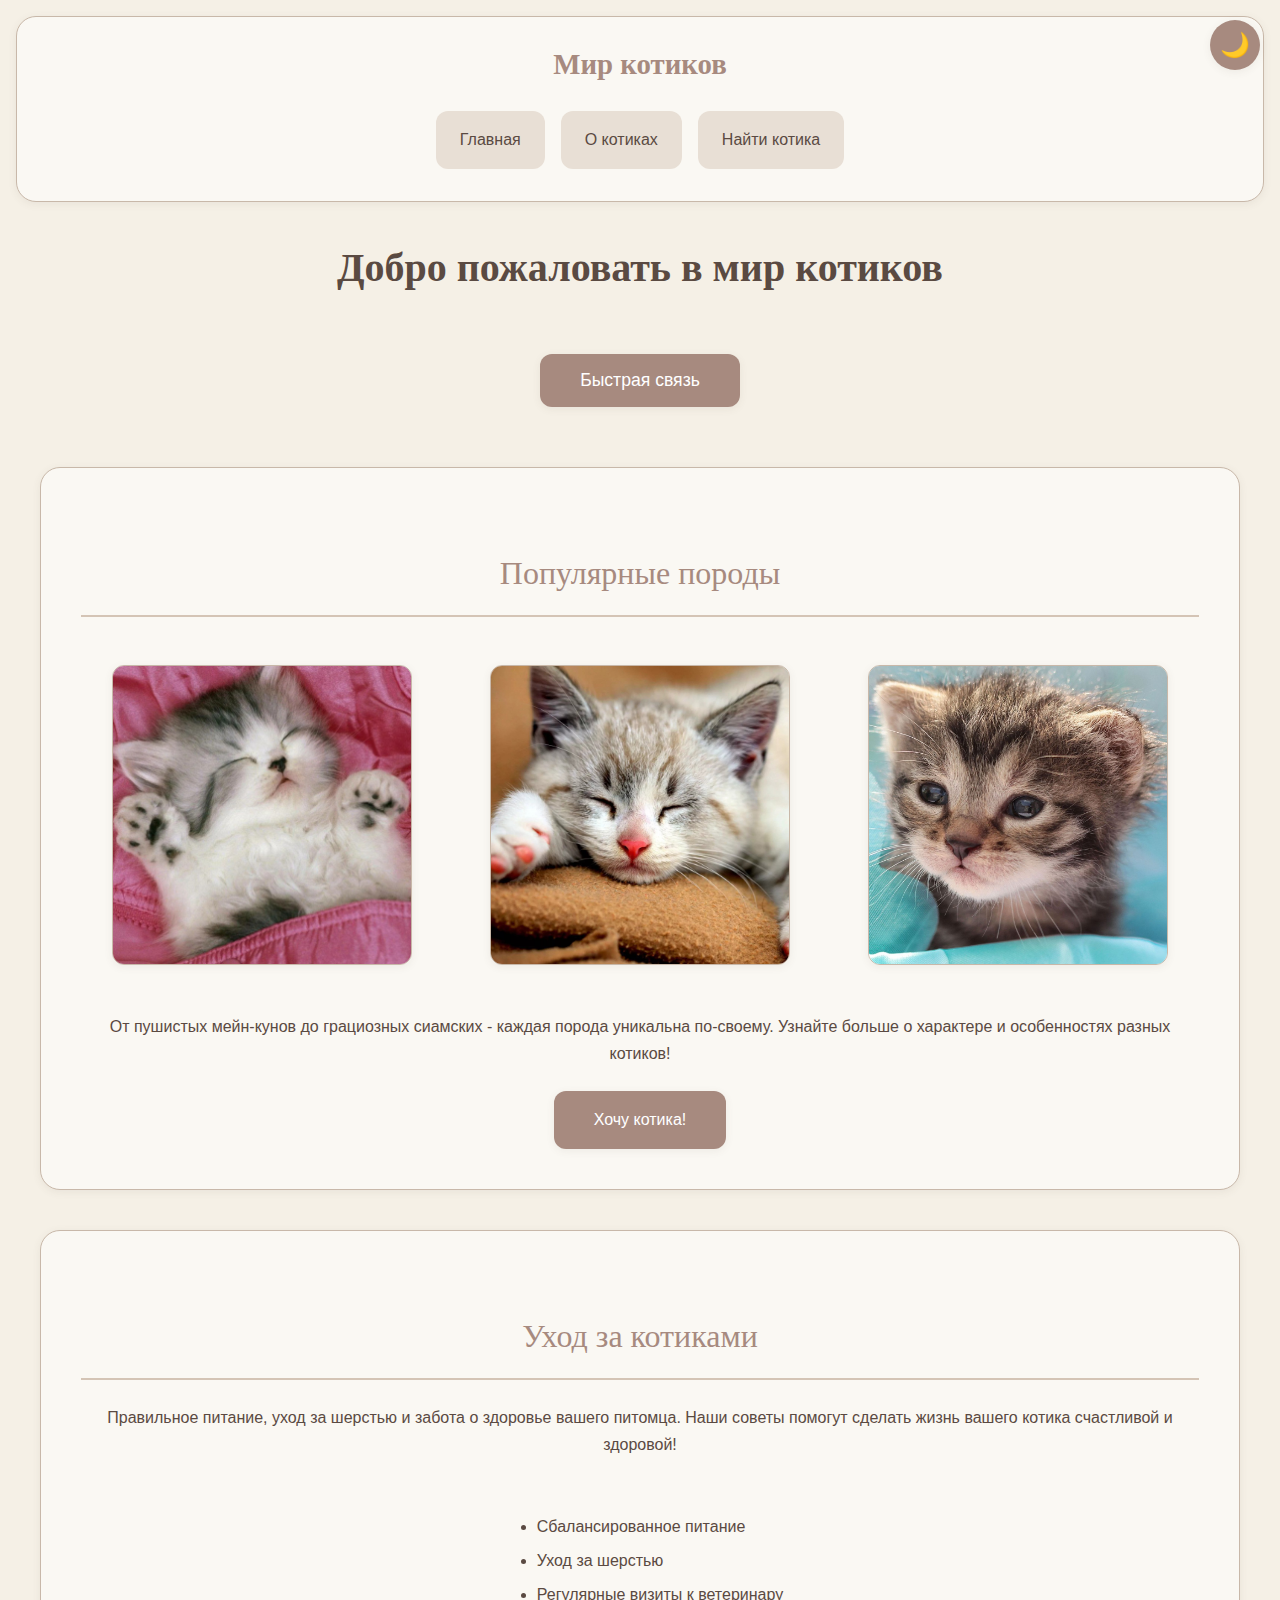
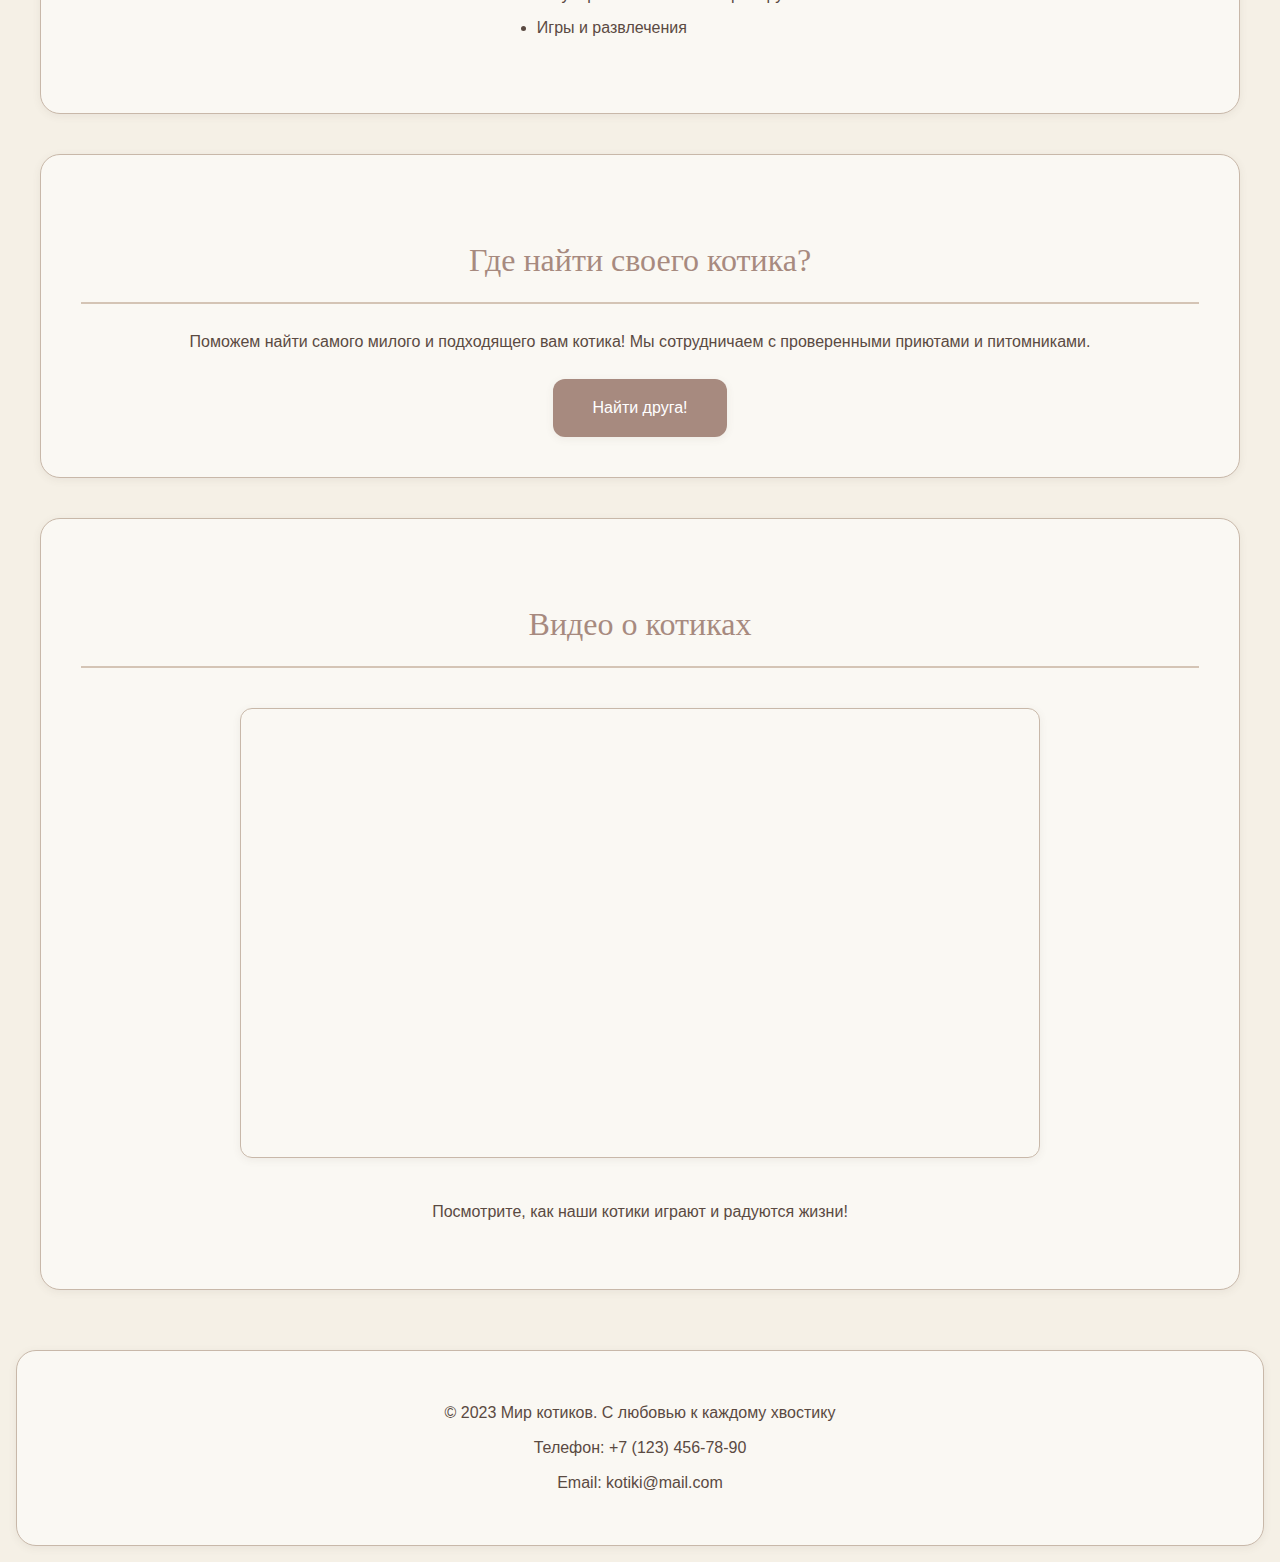
<file: index.html>
<!DOCTYPE html>
<html lang="ru">
<head>
    <meta charset="UTF-8">
    <meta name="viewport" content="width=device-width, initial-scale=1.0">
    <title>Мир котиков - Главная</title>
    <meta name="description" content="Добро пожаловать в уютный мир котиков! Здесь вы найдете всё о наших пушистых друзьях">
    <link rel="icon" href="assets/favicon.ico" type="image/x-icon">
    <link rel="stylesheet" href="style.css?v=4">
</head>
<body>
    <!-- Кнопка переключения темы -->
    <button class="theme-toggle" id="themeToggle" aria-label="Переключить тему">
        🌙
    </button>

    <!-- Шапка сайта -->
    <header class="site-header">
        <a href="index.html" class="site-header__brand">Мир котиков</a>
        <nav class="site-nav">
            <ul class="site-nav__list">
                <li><a href="index.html" class="site-nav__link">Главная</a></li>
                <li><a href="about.html" class="site-nav__link">О котиках</a></li>
                <li><a href="contacts.html" class="site-nav__link">Найти котика</a></li>
            </ul>
        </nav>
    </header>

    <!-- Уникальное основное содержимое страницы -->
    <main>
        <h1>Добро пожаловать в мир котиков</h1>
        
        <!-- Кнопка быстрой связи -->
        <div style="text-align: center;">
            <button id="openDialog" type="button" class="form__button" style="margin: 20px 0; font-size: 1.1rem;">
                Быстрая связь
            </button>
        </div>
        
        <section id="breeds"> 
            <h2>Популярные породы</h2>
            <div class="image-gallery">
                <img src="assets/images/kotik1.jpg" 
                    alt="Счастливый котик 1 в новом доме" 
                    class="responsive-image"
                    width="300" height="200">
                <img src="assets/images/kotik2.jpg" 
                    alt="Счастливый котик 2 в новом доме" 
                    class="responsive-image"
                    width="300" height="200">
                <img src="assets/images/kotik3.jpg" 
                    alt="Счастливый котик 3 в новом доме" 
                    class="responsive-image"
                    width="300" height="200">
            </div>
            <p>От пушистых мейн-кунов до грациозных сиамских - каждая порода уникальна по-своему. Узнайте больше о характере и особенностях разных котиков!</p>
            <a href="#contacts" class="button">Хочу котика!</a>
        </section>

        <section id="care">
            <h2>Уход за котиками</h2>
            <p>Правильное питание, уход за шерстью и забота о здоровье вашего питомца. Наши советы помогут сделать жизнь вашего котика счастливой и здоровой!</p>
            <ul>
                <li>Сбалансированное питание</li>
                <li>Уход за шерстью</li>
                <li>Регулярные визиты к ветеринару</li>
                <li>Игры и развлечения</li>
            </ul>
        </section>

        <section id="contacts">
            <h2>Где найти своего котика?</h2>
            <p>Поможем найти самого милого и подходящего вам котика! Мы сотрудничаем с проверенными приютами и питомниками.</p>
            <a href="contacts.html" class="button">Найти друга!</a>
        </section>

        <section>
            <h2>Видео о котиках</h2>
            <div class="media-container">
                <iframe src="https://www.youtube.com/embed/LNrBbGcLhXg" 
                        title="Милое видео с котиками" 
                        allowfullscreen></iframe>
            </div>
            <p>Посмотрите, как наши котики играют и радуются жизни!</p>
        </section>
    </main>

    <!-- Подвал сайта -->
    <footer>
        <p>&copy; 2023 Мир котиков. С любовью к каждому хвостику</p>
        <p>Телефон: +7 (123) 456-78-90</p>
        <p>Email: kotiki@mail.com</p>
    </footer>

    <!-- Модальное окно для быстрой связи -->
    <dialog id="contactDialog" aria-labelledby="dialogTitle">
        <h2 id="dialogTitle">Обратная связь</h2>

        <form id="contactForm" method="dialog" novalidate>
            <label for="name" class="form__label">Имя *</label>
            <input id="name" name="name" type="text" required minlength="2" autocomplete="given-name" class="form__input" placeholder="Ваше имя">

            <label for="email" class="form__label">E-mail *</label>
            <input id="email" name="email" type="email" required autocomplete="email" class="form__input" placeholder="your@email.com">

            <label for="phone" class="form__label">Телефон *</label>
            <input id="phone" name="phone" type="tel" inputmode="tel" autocomplete="tel" aria-describedby="phoneHelp" placeholder="+7 (900) 000-00-00" required pattern="^\+7 \(\d{3}\) \d{3}-\d{2}-\d{2}$" class="form__input">
            <small id="phoneHelp" style="display: block; margin-bottom: 1rem; color: var(--color-muted); font-size: 0.9em; text-align: left;">Формат: +7 (900) 000-00-00</small>

            <label for="date" class="form__label">Дата обращения</label>
            <input id="date" name="date" type="date" class="form__input">

            <label for="topic" class="form__label">Тема *</label>
            <select id="topic" name="topic" required class="form__select">
                <option value="">Выберите тему</option>
                <option value="question">Вопрос о котике</option>
                <option value="order">Хочу забрать котика</option>
                <option value="cooperation">Сотрудничество</option>
                <option value="other">Другое</option>
            </select>

            <label for="message" class="form__label">Сообщение *</label>
            <textarea id="message" name="message" rows="4" required class="form__textarea" placeholder="Расскажите нам о вашем будущем котике..."></textarea>

            <div class="form-actions">
                <button type="button" id="closeDialog" class="form__button" style="background: var(--color-muted); color: white;">Закрыть</button>
                <button type="submit" class="form__button">Отправить</button>
            </div>
        </form>
    </dialog>

    <script>
    // Управление темной темой
    const themeToggle = document.getElementById('themeToggle');
    const currentTheme = localStorage.getItem('theme') || 'light';

    // Установка начальной темы
    document.documentElement.setAttribute('data-theme', currentTheme);
    updateThemeButton(currentTheme);

    // Обработчик переключения темы
    themeToggle.addEventListener('click', () => {
        const currentTheme = document.documentElement.getAttribute('data-theme');
        const newTheme = currentTheme === 'light' ? 'dark' : 'light';
        
        document.documentElement.setAttribute('data-theme', newTheme);
        localStorage.setItem('theme', newTheme);
        updateThemeButton(newTheme);
    });

    // Обновление иконки кнопки темы
    function updateThemeButton(theme) {
        themeToggle.textContent = theme === 'light' ? '🌙' : '☀️';
        themeToggle.setAttribute('aria-label', 
            theme === 'light' ? 'Включить темную тему' : 'Включить светлую тему');
    }

    // JavaScript для модального окна и валидации
    const dlg = document.getElementById('contactDialog');
    const openBtn = document.getElementById('openDialog');
    const closeBtn = document.getElementById('closeDialog');
    const form = document.getElementById('contactForm');
    let lastActive = null;

    // Открытие модалки
    openBtn.addEventListener('click', () => {
        lastActive = document.activeElement;
        dlg.showModal();
        dlg.querySelector('input, select, textarea, button')?.focus();
    });

    // Закрытие модалки
    closeBtn.addEventListener('click', () => dlg.close('cancel'));

    // Валидация формы
    form.addEventListener('submit', (e) => {
        // Сброс кастомных сообщений
        [...form.elements].forEach(el => el.setCustomValidity?.(''));
        
        // Проверка встроенных ограничений
        if (!form.checkValidity()) {
            e.preventDefault();
            
            // Показать ошибки
            form.reportValidity();
            
            // Подсветка проблемных полей
            [...form.elements].forEach(el => {
                if (el.willValidate) {
                    el.toggleAttribute('aria-invalid', !el.checkValidity());
                }
            });
            return;
        }
        
        // Успешная отправка
        e.preventDefault();
        alert('Спасибо! Ваше сообщение отправлено! Мы свяжемся с вами в ближайшее время.');
        dlg.close('success');
        form.reset();
    });

    // Возврат фокуса после закрытия модалки
    dlg.addEventListener('close', () => {
        lastActive?.focus();
    });

    // Плавная прокрутка для якорных ссылок
    document.querySelectorAll('a[href^="#"]').forEach(anchor => {
        anchor.addEventListener('click', function (e) {
            e.preventDefault();
            const target = document.querySelector(this.getAttribute('href'));
            if (target) {
                target.scrollIntoView({
                    behavior: 'smooth',
                    block: 'start'
                });
            }
        });
    });
    </script>
</body>
</html>
</file>
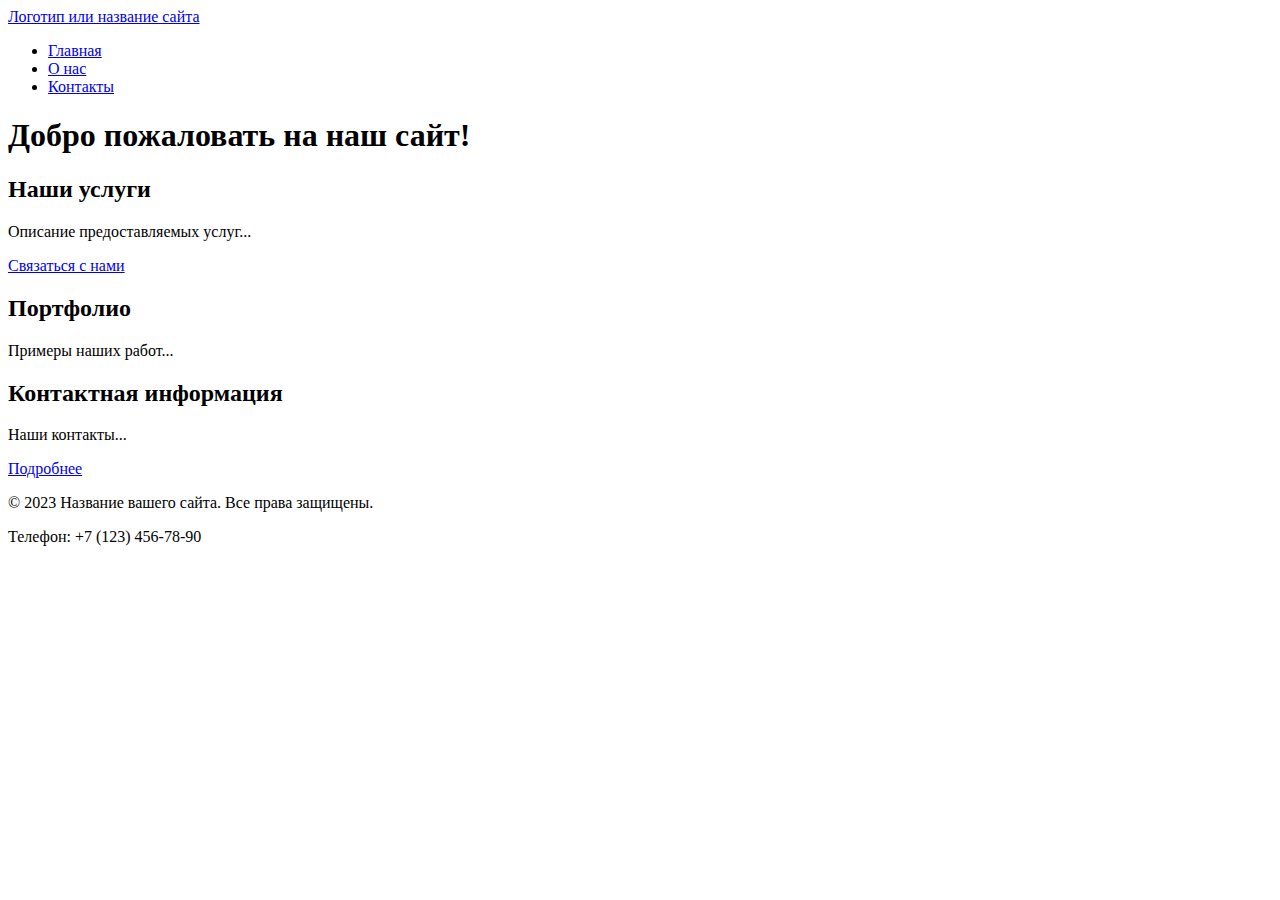
<file: src/index.html>
<!DOCTYPE html>
<html lang="ru">
<head>
 <meta charset="UTF-8">
 <meta name="viewport" content="width=device-width, initial-scale=1.0">
 <title>Главная - Название вашего сайта</title>
 <meta name="description" content="Краткое описание главной страницы вашего сайта">
 <link rel="icon" href="assets/favicon.ico" type="image/x-icon">
</head>
<body>
 <!-- Шапка сайта -->
 <header>
 <a href="/">Логотип или название сайта</a>
 <!-- Главное меню навигации -->
 <nav>
 <ul>
 <li><a href="index.html">Главная</a></li>
 <li><a href="about.html">О нас</a></li>
 <li><a href="contacts.html">Контакты</a></li>
 </ul>
 </nav>
 </header>
 <!-- Уникальное основное содержимое страницы -->
 <main>
 <h1>Добро пожаловать на наш сайт!</h1>
 <!-- Секция 1 с якорем -->
 <section id="services">
 <h2>Наши услуги</h2>
 <p>Описание предоставляемых услуг...</p>
 <a href="#contacts">Связаться с нами</a> <!-- Якорная ссылка внутри страницы -->
 </section>
 <!-- Секция 2 с якорем -->
 <section id="portfolio">
 <h2>Портфолио</h2>
 <p>Примеры наших работ...</p>
 </section>
 <!-- Секция 3 с якорем -->
 <section id="contacts">
 <h2>Контактная информация</h2>
 <p>Наши контакты...</p>
 <a href="contacts.html">Подробнее</a> <!-- Ссылка на отдельную страницу -->
 </section>
 </main>
 <!-- Подвал сайта -->
 <footer>
 <p>&copy; 2023 Название вашего сайта. Все права защищены.</p>
 <p>Телефон: +7 (123) 456-78-90</p>
 </footer>
</body>
</html>
</file>
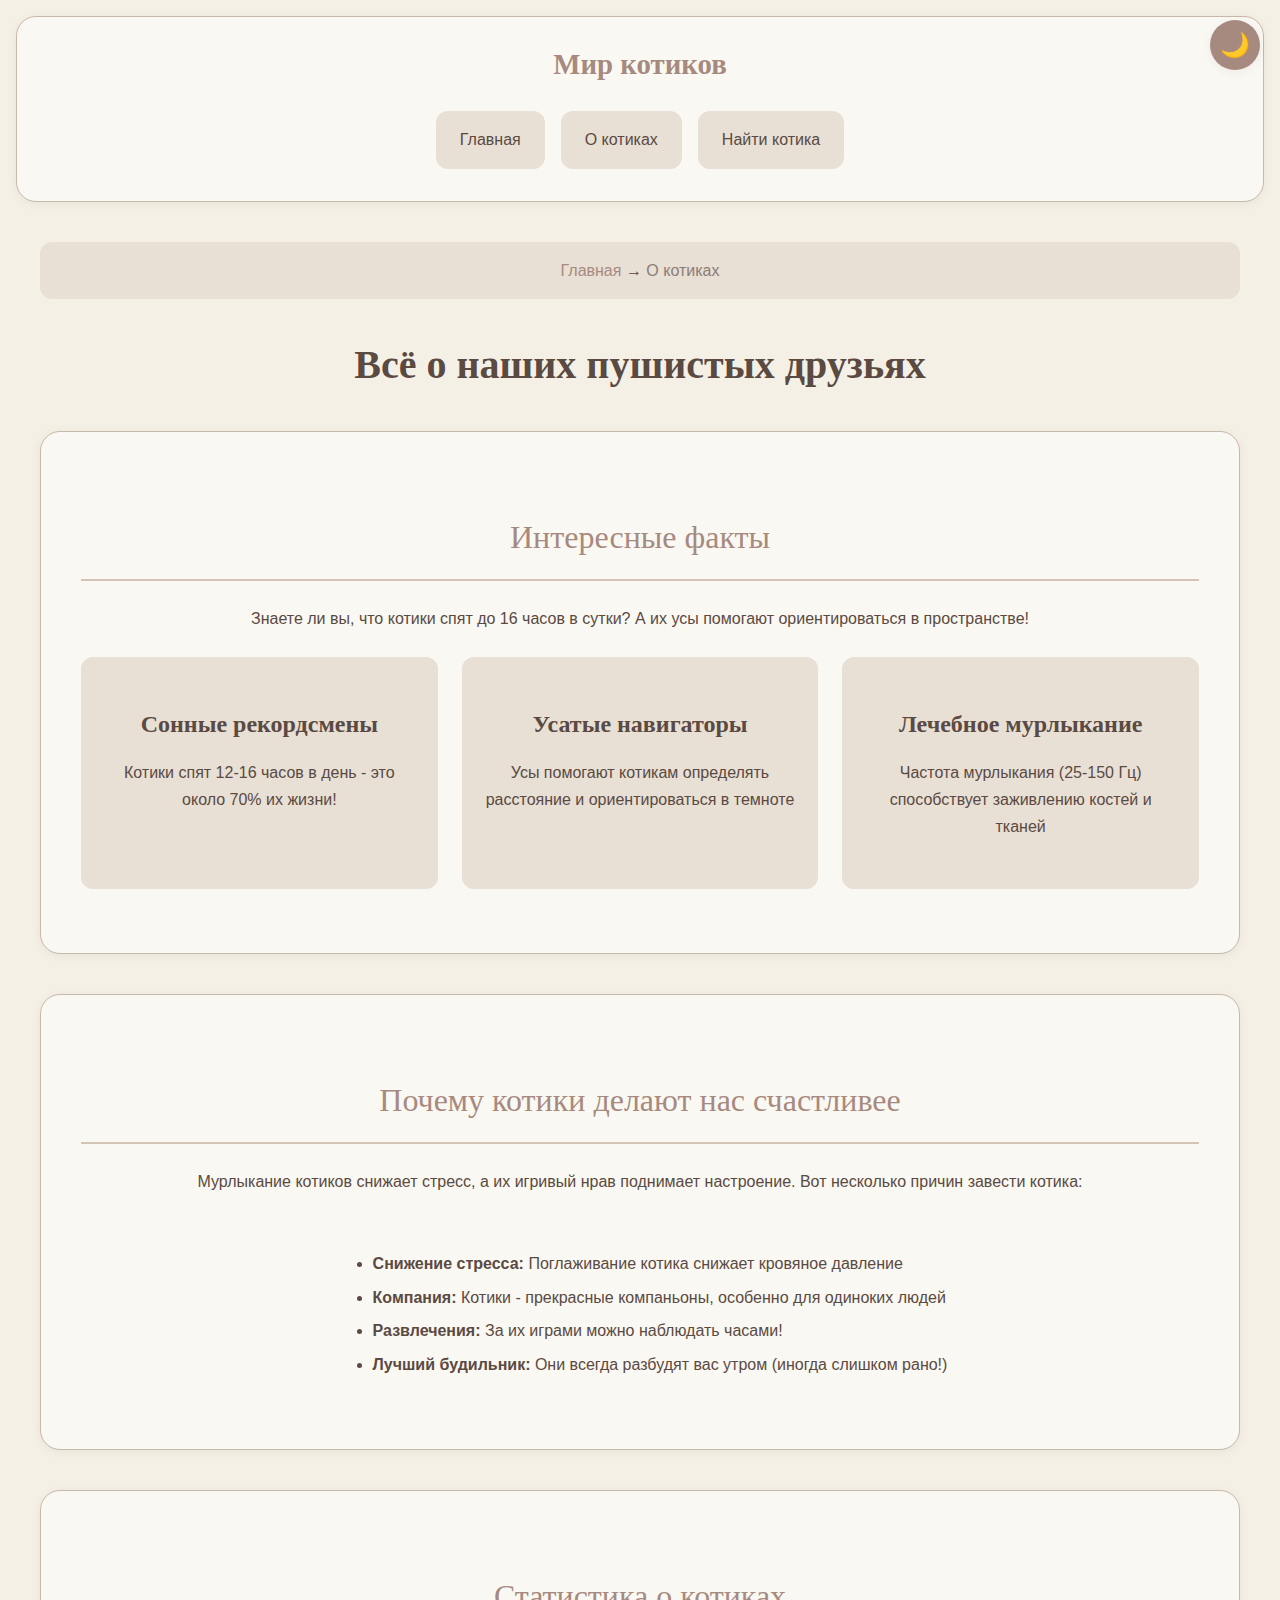
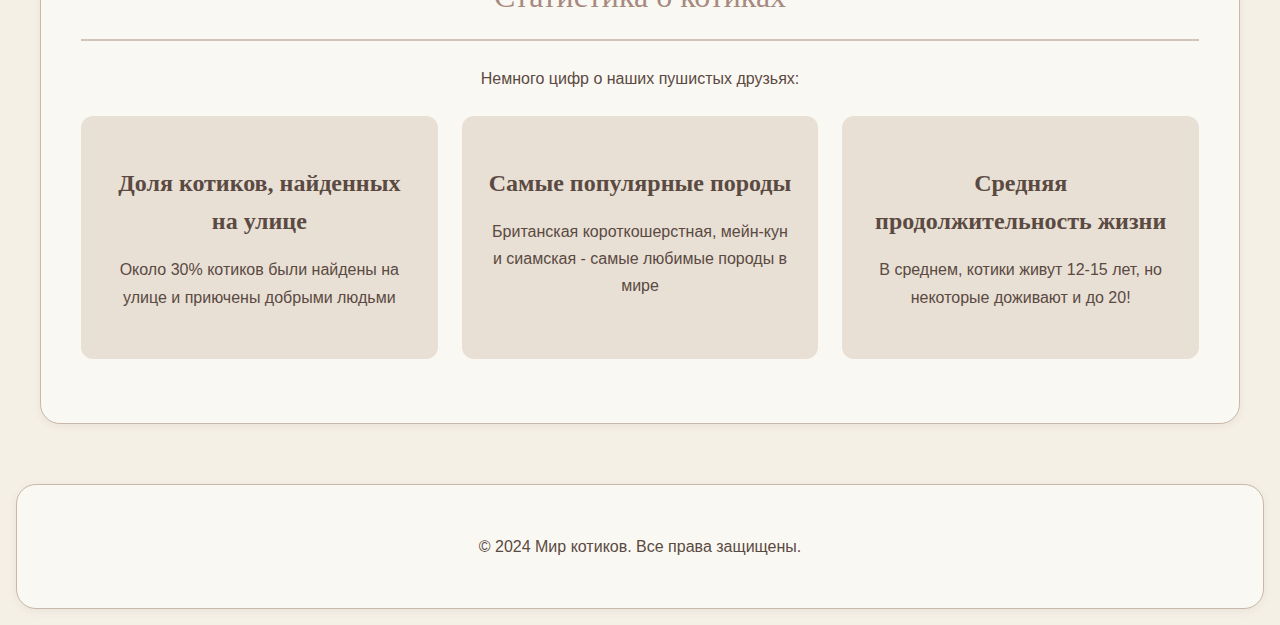
<file: about.html>
<!DOCTYPE html>
<html lang="ru">
<head>
    <meta charset="UTF-8">
    <meta name="viewport" content="width=device-width, initial-scale=1.0">
    <title>О котиках - Мир котиков</title>
    <meta name="description" content="Всё самое интересное о наших пушистых друзьях">
    <link rel="icon" href="assets/favicon.ico" type="image/x-icon">
    <link rel="stylesheet" href="style.css?v=4">
</head>
<body>
    <!-- Кнопка переключения темы -->
    <button class="theme-toggle" id="themeToggle" aria-label="Переключить тему">
        🌙
    </button>

    <header class="site-header">
        <a href="index.html" class="site-header__brand">Мир котиков</a>
        <nav class="site-nav">
            <ul class="site-nav__list">
                <li><a href="index.html" class="site-nav__link">Главная</a></li>
                <li><a href="about.html" class="site-nav__link">О котиках</a></li>
                <li><a href="contacts.html" class="site-nav__link">Найти котика</a></li>
            </ul>
        </nav>
    </header>

    <main>
        <nav aria-label="Хлебные крошки">
            <a href="index.html">Главная</a> →
            <span>О котиках</span>
        </nav>

        <h1>Всё о наших пушистых друзьях</h1>
        
        <section>
            <h2>Интересные факты</h2>
            <p>Знаете ли вы, что котики спят до 16 часов в сутки? А их усы помогают ориентироваться в пространстве!</p>
            
            <div class="grid">
                <div class="grid-item">
                    <h3>Сонные рекордсмены</h3>
                    <p>Котики спят 12-16 часов в день - это около 70% их жизни!</p>
                </div>
                <div class="grid-item">
                    <h3>Усатые навигаторы</h3>
                    <p>Усы помогают котикам определять расстояние и ориентироваться в темноте</p>
                </div>
                <div class="grid-item">
                    <h3>Лечебное мурлыкание</h3>
                    <p>Частота мурлыкания (25-150 Гц) способствует заживлению костей и тканей</p>
                </div>
            </div>
        </section>

        <section>
            <h2>Почему котики делают нас счастливее</h2>
            <p>Мурлыкание котиков снижает стресс, а их игривый нрав поднимает настроение. Вот несколько причин завести котика:</p>
            
            <ul>
                <li><strong>Снижение стресса:</strong> Поглаживание котика снижает кровяное давление</li>
                <li><strong>Компания:</strong> Котики - прекрасные компаньоны, особенно для одиноких людей</li>
                <li><strong>Развлечения:</strong> За их играми можно наблюдать часами!</li>
                <li><strong>Лучший будильник:</strong> Они всегда разбудят вас утром (иногда слишком рано!)</li>
            </ul>
        </section>

        <section>
            <h2>Статистика о котиках</h2>
            <p>Немного цифр о наших пушистых друзьях:</p>
            
            <div class="statistics-grid">
                <div class="grid-item">
                    <h3>Доля котиков, найденных на улице</h3>
                    <p>Около 30% котиков были найдены на улице и приючены добрыми людьми</p>
                </div>
                <div class="grid-item">
                    <h3>Самые популярные породы</h3>
                    <p>Британская короткошерстная, мейн-кун и сиамская - самые любимые породы в мире</p>
                </div>
                <div class="grid-item">
                    <h3>Средняя продолжительность жизни</h3>
                    <p>В среднем, котики живут 12-15 лет, но некоторые доживают и до 20!</p>
                </div>
            </div>
        </section>
    </main>

    <footer class="site-footer">
        <p>© 2024 Мир котиков. Все права защищены.</p>
    </footer>

    <script>
        // Переключение темы
        const themeToggle = document.getElementById('themeToggle');
        const body = document.body;
        
        themeToggle.addEventListener('click', () => {
            const currentTheme = body.dataset.theme;
            
            if (currentTheme === 'dark') {
                body.dataset.theme = 'light';
                localStorage.setItem('theme', 'light');
                themeToggle.textContent = '🌙'; // Замените на символ солнца
            } else {
                body.dataset.theme = 'dark';
                localStorage.setItem('theme', 'dark');
                themeToggle.textContent = '☀️'; // Замените на символ луны
            }
        });
        
        // Проверка темы при загрузке страницы
        const savedTheme = localStorage.getItem('theme');
        if (savedTheme) {
            body.dataset.theme = savedTheme;
            if (savedTheme === 'dark') {
                themeToggle.textContent = '☀️'; // Замените на символ луны
            } else {
                themeToggle.textContent = '🌙'; // Замените на символ солнца
            }
        } else {
            body.dataset.theme = 'light';
        }
    </script>
</body>
</html>
</file>
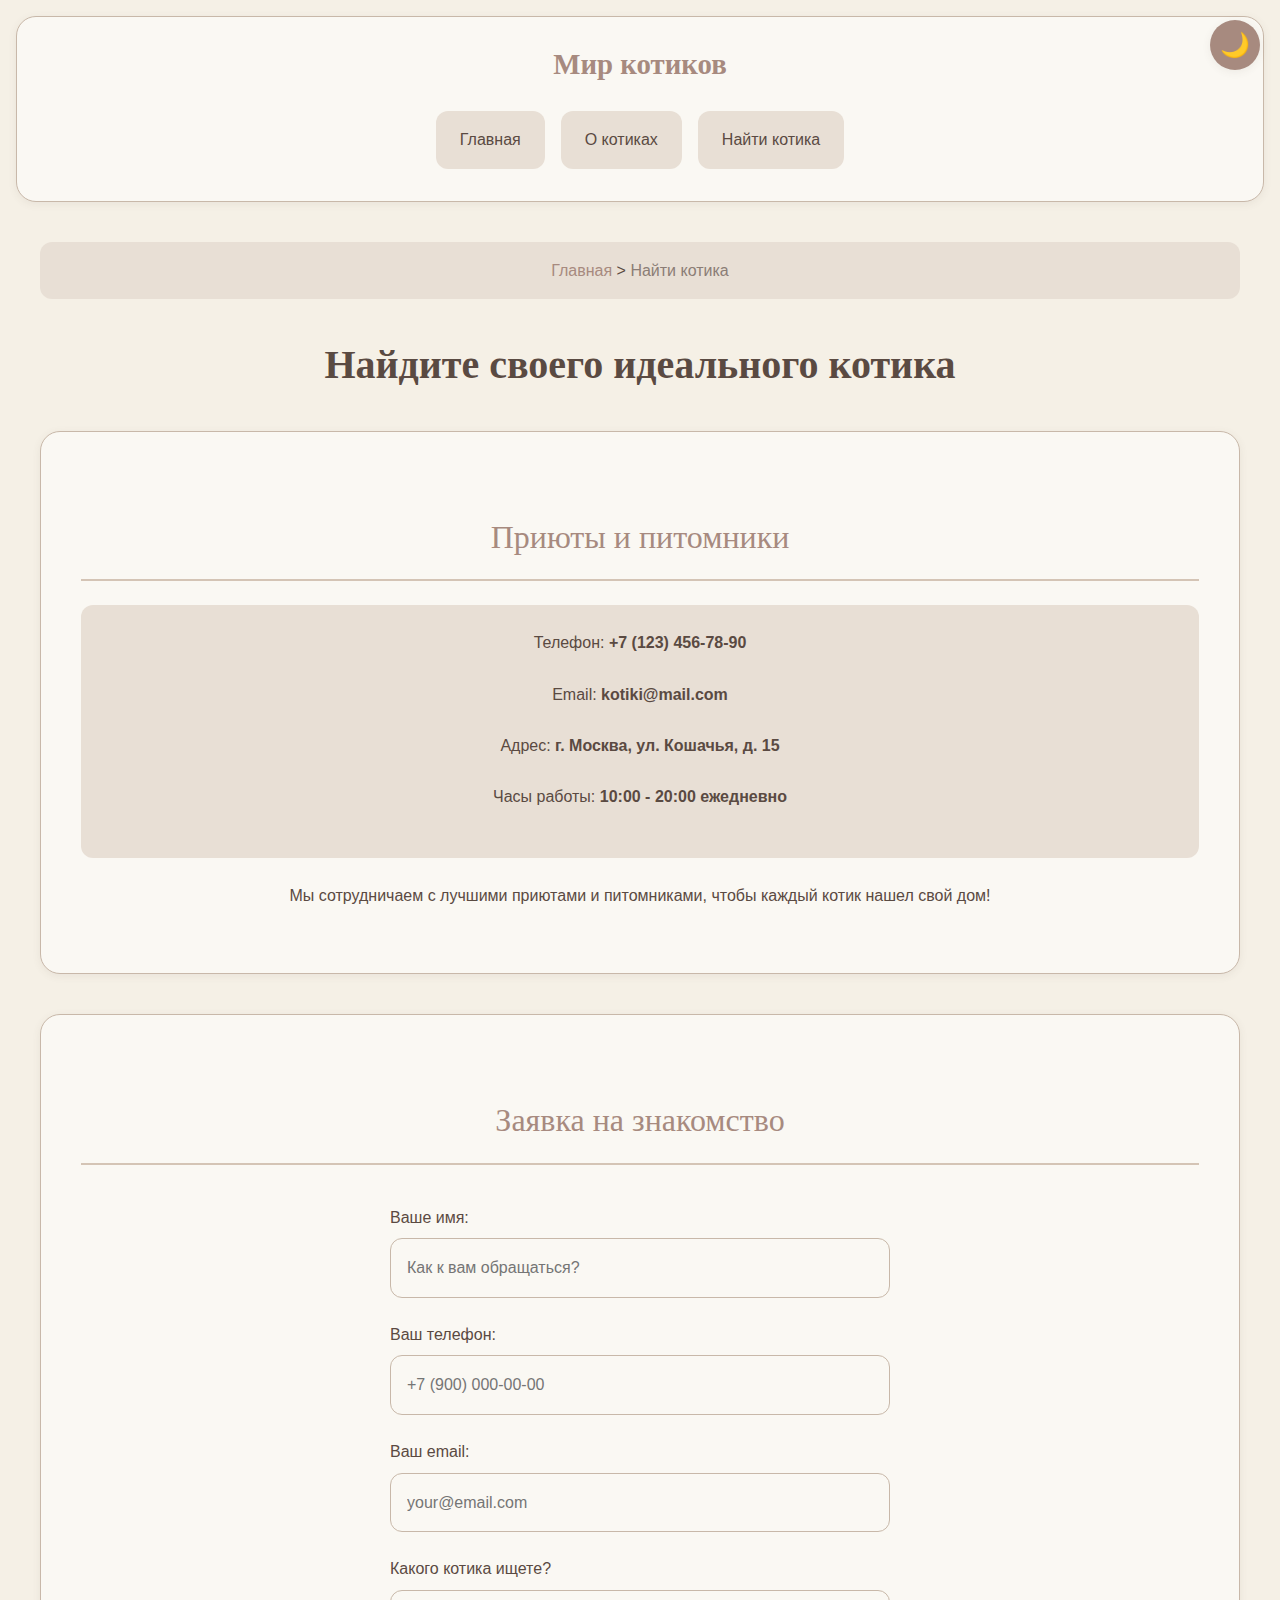
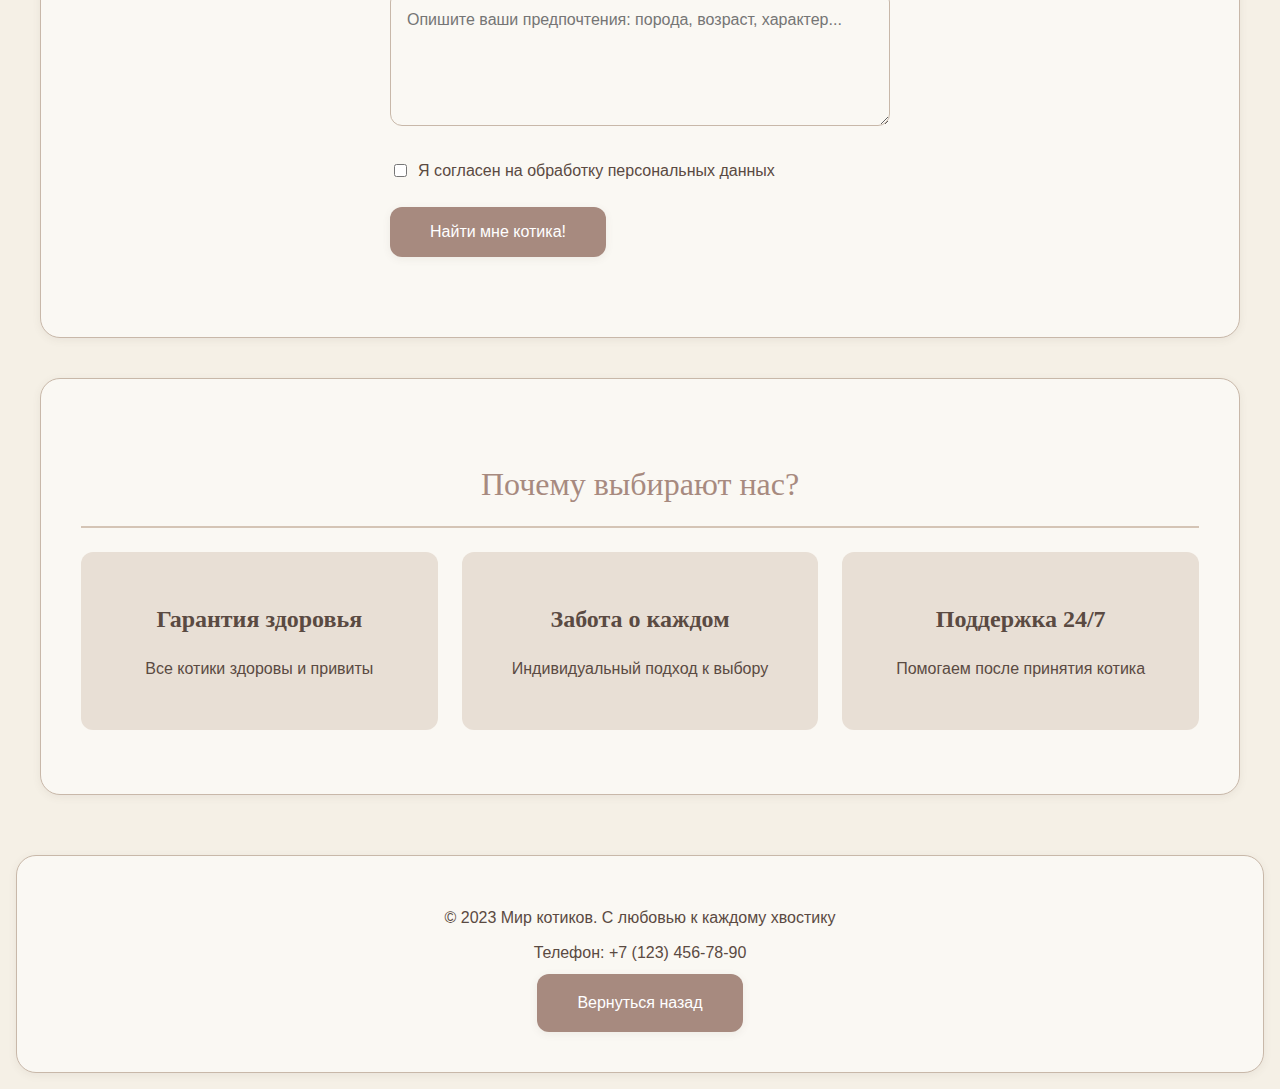
<file: contacts.html>
<!DOCTYPE html>
<html lang="ru">
<head>
    <meta charset="UTF-8">
    <meta name="viewport" content="width=device-width, initial-scale=1.0">
    <title>Найти котика - Мир котиков</title>
    <meta name="description" content="Поможем найти вашего идеального пушистого друга">
    <link rel="icon" href="assets/favicon.ico" type="image/x-icon">
    <link rel="stylesheet" href="style.css?v=4">
</head>
<body>
    <!-- Кнопка переключения темы -->
    <button class="theme-toggle" id="themeToggle" aria-label="Переключить тему">
        🌙
    </button>

    <header class="site-header">
        <a href="index.html" class="site-header__brand">Мир котиков</a>
        <nav class="site-nav">
            <ul class="site-nav__list">
                <li><a href="index.html" class="site-nav__link">Главная</a></li>
                <li><a href="about.html" class="site-nav__link">О котиках</a></li>
                <li><a href="contacts.html" class="site-nav__link">Найти котика</a></li>
            </ul>
        </nav>
    </header>

    <main>
        <nav aria-label="Хлебные крошки">
            <a href="index.html">Главная</a> > 
            <span>Найти котика</span>
        </nav>

        <h1>Найдите своего идеального котика</h1>
        
        <section id="shelters">
            <h2>Приюты и питомники</h2>
            <div style="background: var(--color-accent); padding: var(--space-4); border-radius: var(--radius); margin: var(--space-4) 0;">
                <p>Телефон: <strong>+7 (123) 456-78-90</strong></p>
                <p>Email: <strong>kotiki@mail.com</strong></p>
                <p>Адрес: <strong>г. Москва, ул. Кошачья, д. 15</strong></p>
                <p>Часы работы: <strong>10:00 - 20:00 ежедневно</strong></p>
            </div>
            <p>Мы сотрудничаем с лучшими приютами и питомниками, чтобы каждый котик нашел свой дом!</p>
        </section>

        <section id="application">
            <h2>Заявка на знакомство</h2>
            <form class="form">
                <label for="name" class="form__label">Ваше имя:</label>
                <input type="text" id="name" name="name" required class="form__input" placeholder="Как к вам обращаться?">
                
                <label for="phone" class="form__label">Ваш телефон:</label>
                <input type="tel" id="phone" name="phone" required class="form__input" placeholder="+7 (900) 000-00-00">
                
                <label for="email" class="form__label">Ваш email:</label>
                <input type="email" id="email" name="email" class="form__input" placeholder="your@email.com">
                
                <label for="preferences" class="form__label">Какого котика ищете?</label>
                <textarea id="preferences" name="preferences" rows="4" class="form__textarea" placeholder="Опишите ваши предпочтения: порода, возраст, характер..."></textarea>
                
                <div style="margin: var(--space-4) 0;">
                    <label style="display: flex; align-items: center; gap: var(--space-2); color: var(--color-fg);">
                        <input type="checkbox" name="agreement" required>
                        <span>Я согласен на обработку персональных данных</span>
                    </label>
                </div>
                
                <button type="submit" class="form__button">Найти мне котика!</button>
            </form>
        </section>

        <section>
            <h2>Почему выбирают нас?</h2>
            <div class="grid">
                <div class="grid-item">
                    <h3>Гарантия здоровья</h3>
                    <p>Все котики здоровы и привиты</p>
                </div>
                <div class="grid-item">
                    <h3>Забота о каждом</h3>
                    <p>Индивидуальный подход к выбору</p>
                </div>
                <div class="grid-item">
                    <h3>Поддержка 24/7</h3>
                    <p>Помогаем после принятия котика</p>
                </div>
            </div>
        </section>
    </main>

    <footer>
        <p>&copy; 2023 Мир котиков. С любовью к каждому хвостику</p>
        <p>Телефон: +7 (123) 456-78-90</p>
        <a href="javascript:history.back()" class="button">Вернуться назад</a>
    </footer>

    <script>
    // Управление темной темой
    const themeToggle = document.getElementById('themeToggle');
    const currentTheme = localStorage.getItem('theme') || 'light';

    document.documentElement.setAttribute('data-theme', currentTheme);
    updateThemeButton(currentTheme);

    themeToggle.addEventListener('click', () => {
        const currentTheme = document.documentElement.getAttribute('data-theme');
        const newTheme = currentTheme === 'light' ? 'dark' : 'light';
        
        document.documentElement.setAttribute('data-theme', newTheme);
        localStorage.setItem('theme', newTheme);
        updateThemeButton(newTheme);
    });

    function updateThemeButton(theme) {
        themeToggle.textContent = theme === 'light' ? '🌙' : '☀️';
        themeToggle.setAttribute('aria-label', 
            theme === 'light' ? 'Включить темную тему' : 'Включить светлую тему');
    }

    // Валидация формы
    const form = document.querySelector('form');
    if (form) {
        form.addEventListener('submit', (e) => {
            e.preventDefault();
            if (form.checkValidity()) {
                alert('Спасибо за заявку! Мы свяжемся с вами в ближайшее время для подбора идеального котика!');
                form.reset();
            } else {
                form.reportValidity();
            }
        });
    }
    </script>
</body>
</html>
</file>
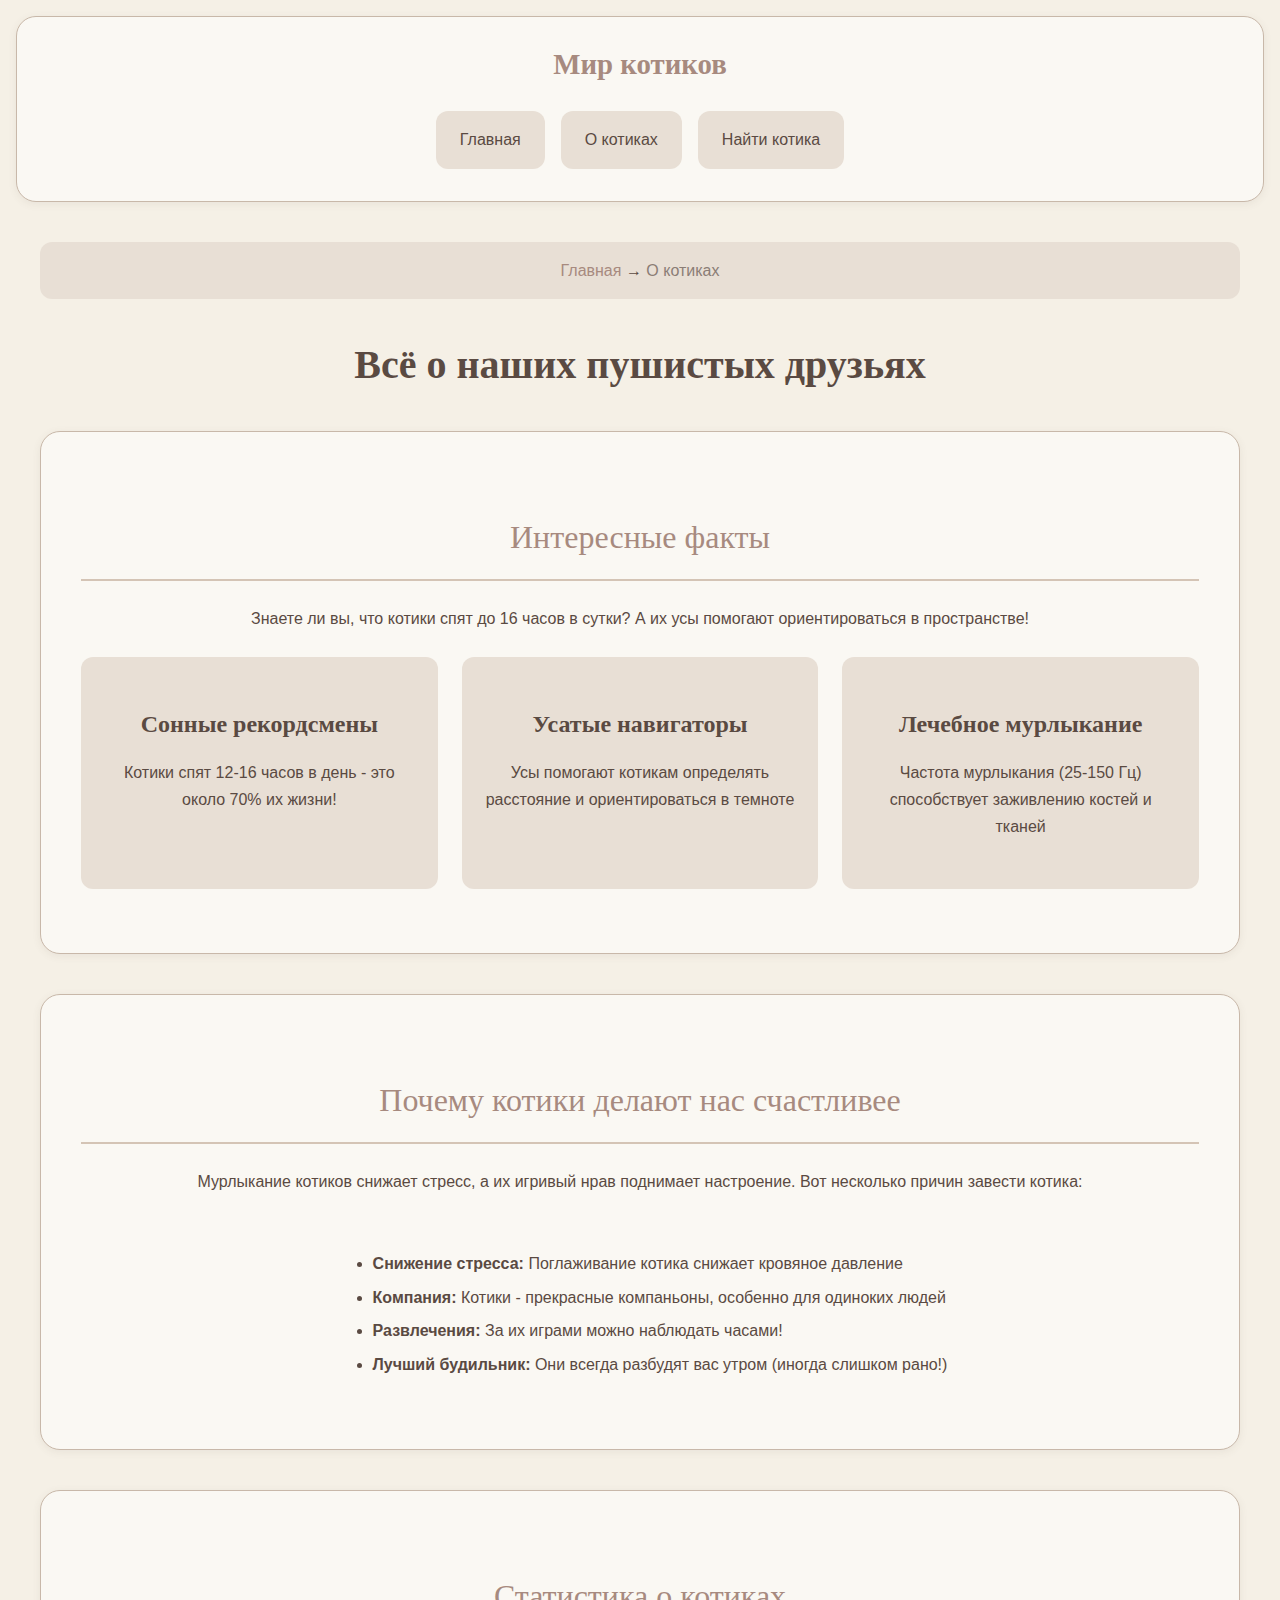
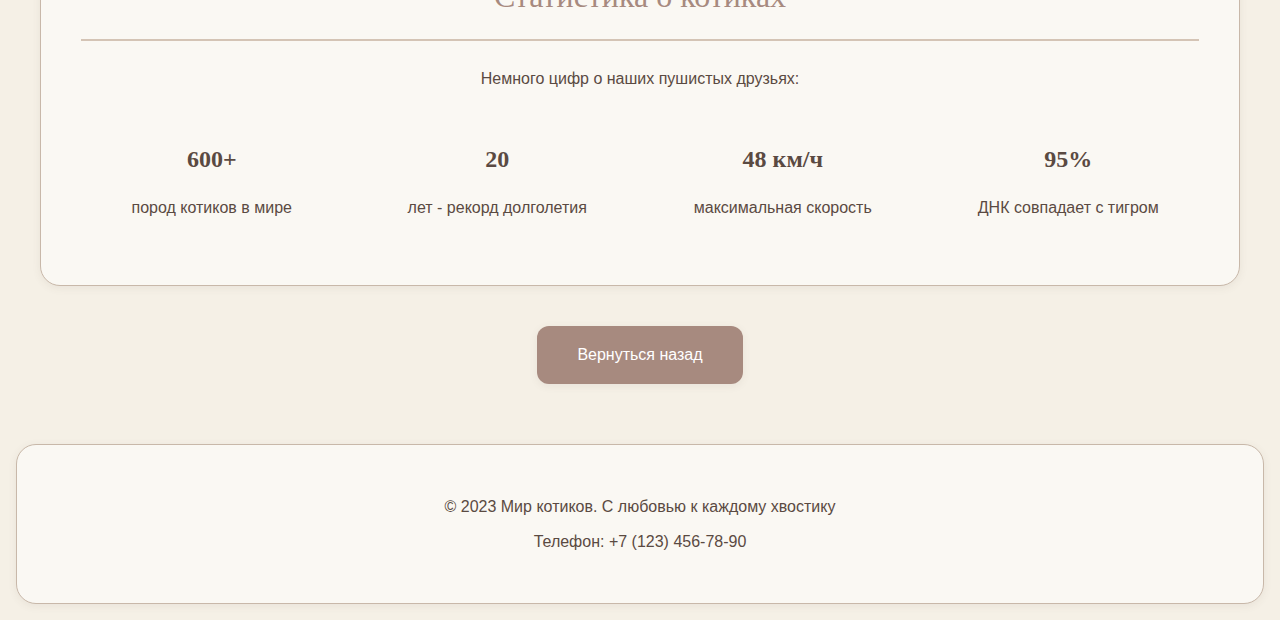
<file: src/about.html>
<!DOCTYPE html>
<html lang="ru">
<head>
    <meta charset="UTF-8">
    <meta name="viewport" content="width=device-width, initial-scale=1.0">
    <title>О котиках - Мир котиков</title>
    <meta name="description" content="Всё самое интересное о наших пушистых друзьях">
    <link rel="icon" href="assets/favicon.ico" type="image/x-icon">
    <link rel="stylesheet" href="style.css">
</head>
<body>
    <header class="site-header">
        <a href="index.html" class="site-header__brand">Мир котиков</a>
        <nav class="site-nav">
            <ul class="site-nav__list">
                <li><a href="index.html" class="site-nav__link">Главная</a></li>
                <li><a href="about.html" class="site-nav__link">О котиках</a></li>
                <li><a href="contacts.html" class="site-nav__link">Найти котика</a></li>
            </ul>
        </nav>
    </header>

    <main>
        <nav aria-label="Хлебные крошки">
            <a href="index.html">Главная</a> →
            <span>О котиках</span>
        </nav>

        <h1>Всё о наших пушистых друзьях</h1>
        
        <section>
            <h2>Интересные факты</h2>
            <p>Знаете ли вы, что котики спят до 16 часов в сутки? А их усы помогают ориентироваться в пространстве!</p>
            
            <div class="grid">
                <div class="grid-item">
                    <h3>Сонные рекордсмены</h3>
                    <p>Котики спят 12-16 часов в день - это около 70% их жизни!</p>
                </div>
                <div class="grid-item">
                    <h3>Усатые навигаторы</h3>
                    <p>Усы помогают котикам определять расстояние и ориентироваться в темноте</p>
                </div>
                <div class="grid-item">
                    <h3>Лечебное мурлыкание</h3>
                    <p>Частота мурлыкания (25-150 Гц) способствует заживлению костей и тканей</p>
                </div>
            </div>
        </section>

        <section>
            <h2>Почему котики делают нас счастливее</h2>
            <p>Мурлыкание котиков снижает стресс, а их игривый нрав поднимает настроение. Вот несколько причин завести котика:</p>
            
            <ul>
                <li><strong>Снижение стресса:</strong> Поглаживание котика снижает кровяное давление</li>
                <li><strong>Компания:</strong> Котики - прекрасные компаньоны, особенно для одиноких людей</li>
                <li><strong>Развлечения:</strong> За их играми можно наблюдать часами!</li>
                <li><strong>Лучший будильник:</strong> Они всегда разбудят вас утром (иногда слишком рано!)</li>
            </ul>
        </section>

        <section>
            <h2>Статистика о котиках</h2>
            <p>Немного цифр о наших пушистых друзьях:</p>
            
            <div style="display: grid; grid-template-columns: repeat(auto-fit, minmax(200px, 1fr)); gap: var(--space-4); text-align: center;">
                <div>
                    <h3 style="font-size: 2.5rem; color: var(--color-primary); margin: 0;">600+</h3>
                    <p>пород котиков в мире</p>
                </div>
                <div>
                    <h3 style="font-size: 2.5rem; color: var(--color-primary); margin: 0;">20</h3>
                    <p>лет - рекорд долголетия</p>
                </div>
                <div>
                    <h3 style="font-size: 2.5rem; color: var(--color-primary); margin: 0;">48 км/ч</h3>
                    <p>максимальная скорость</p>
                </div>
                <div>
                    <h3 style="font-size: 2.5rem; color: var(--color-primary); margin: 0;">95%</h3>
                    <p>ДНК совпадает с тигром</p>
                </div>
            </div>
        </section>

        <!-- Кнопка "Назад" -->
        <div style="text-align: center; margin: var(--space-5) 0;">
            <a href="javascript:history.back()" class="button">Вернуться назад</a>
        </div>
    </main>

    <footer>
        <p>&copy; 2023 Мир котиков. С любовью к каждому хвостику</p>
        <p>Телефон: +7 (123) 456-78-90</p>
    </footer>
</body>
</html>
</file>
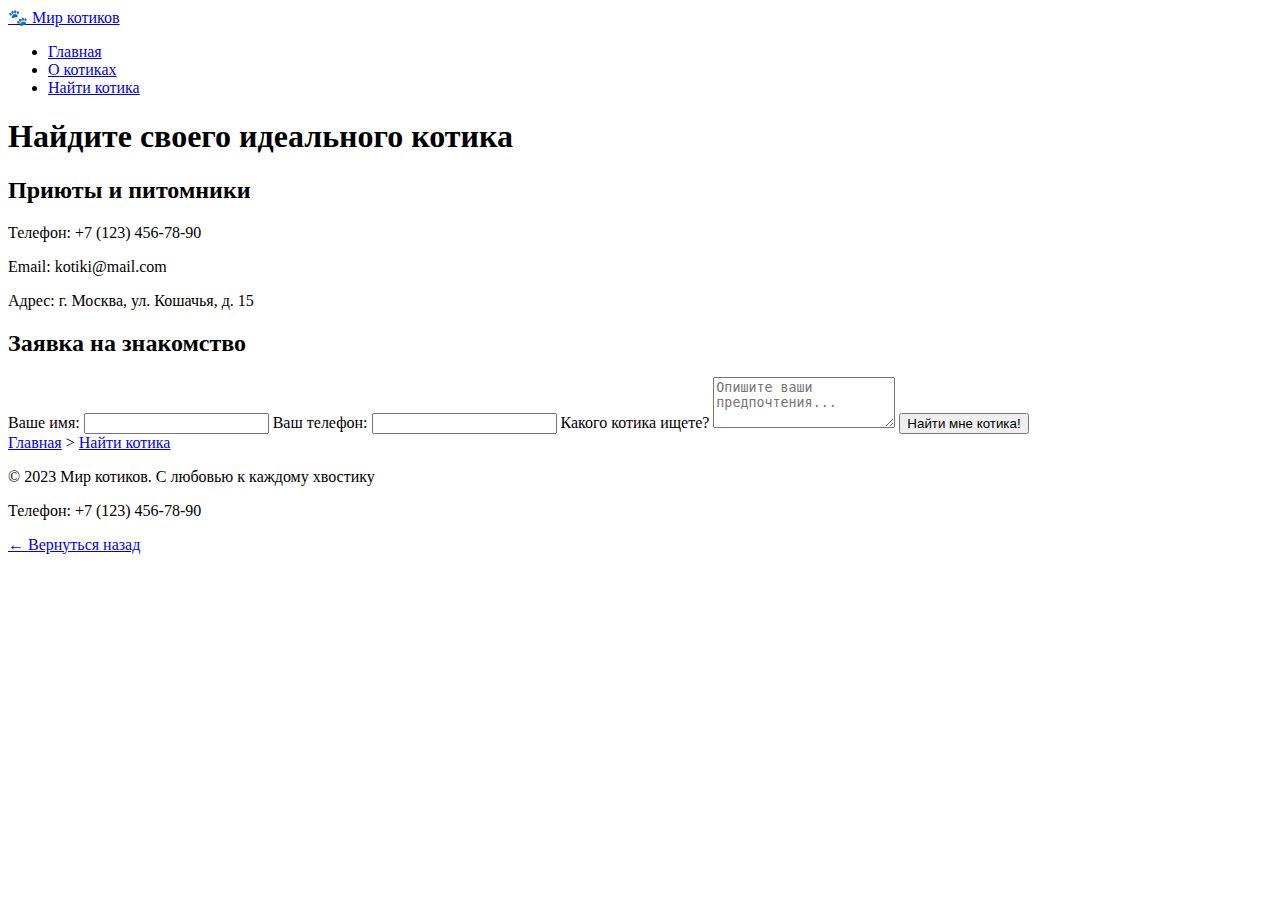
<file: src/contacts.html>
<!DOCTYPE html>
<html lang="ru">
<head>
    <meta charset="UTF-8">
    <meta name="viewport" content="width=device-width, initial-scale=1.0">
    <title>Найти котика - Мир котиков</title>
    <meta name="description" content="Поможем найти вашего идеального пушистого друга">
    <link rel="icon" href="assets/favicon.ico" type="image/x-icon">
</head>
<body>
    <header>
        <a href="index.html">🐾 Мир котиков</a>
        <nav>
            <ul>
                <li><a href="index.html">Главная</a></li>
                <li><a href="about.html">О котиках</a></li>
                <li><a href="contacts.html">Найти котика</a></li>
            </ul>
        </nav>
    </header>

    <main>
        <h1>Найдите своего идеального котика</h1>
        
        <section id="shelters">
            <h2>Приюты и питомники</h2>
            <p>Телефон: +7 (123) 456-78-90</p>
            <p>Email: kotiki@mail.com</p>
            <p>Адрес: г. Москва, ул. Кошачья, д. 15</p>
        </section>

        <section id="application">
            <h2>Заявка на знакомство</h2>
            <form>
                <label for="name">Ваше имя:</label>
                <input type="text" id="name" name="name" required>
                
                <label for="phone">Ваш телефон:</label>
                <input type="tel" id="phone" name="phone" required>
                
                <label for="preferences">Какого котика ищете?</label>
                <textarea id="preferences" name="preferences" rows="3" placeholder="Опишите ваши предпочтения..."></textarea>
                
                <button type="submit">Найти мне котика!</button>
            </form>
        </section>

        <nav aria-label="Хлебные крошки">
            <a href="index.html">Главная</a> > 
            <a href="contacts.html">Найти котика</a>
        </nav>
    </main>

    <footer>
        <p>&copy; 2023 Мир котиков. С любовью к каждому хвостику</p>
        <p>Телефон: +7 (123) 456-78-90</p>
        <a href="javascript:history.back()">← Вернуться назад</a>
    </footer>
</body>
</html>
</file>
<file: style.css>
/* ===== БАЗОВЫЕ СТИЛИ ===== */
* { 
    box-sizing: border-box; 
}
html, body { 
    margin: 0; 
    padding: 0; 
    font-family: 'Helvetica Neue', Arial, sans-serif;
    transition: all 0.3s ease;
}

:root {
  /* Светлая тема */
  --color-bg: #f5f0e6;
  --color-bg-light: #faf8f3;
  --color-fg: #5a4a42;
  --color-muted: #8b7d76;
  --color-primary: #a78a7f;
  --color-secondary: #d4c4b5;
  --color-accent: #e8dfd5;
  --color-border: #c8b8a9;
  
  /* Отступы */
  --space-1: 4px;
  --space-2: 8px;
  --space-3: 16px;
  --space-4: 24px;
  --space-5: 40px;
  --space-6: 60px;
  
  /* Скругления */
  --radius: 12px;
  --radius-large: 20px;
  
  /* Тени */
  --shadow: 0 2px 8px rgba(90, 74, 66, 0.08);
  --shadow-hover: 0 4px 16px rgba(90, 74, 66, 0.12);
}

/* Темная тема */
[data-theme="dark"] {
  --color-bg: #2d2a2a;
  --color-bg-light: #3a3636;
  --color-fg: #e8e6e3;
  --color-muted: #a8a5a2;
  --color-primary: #b8a093;
  --color-secondary: #5a524c;
  --color-accent: #4a4440;
  --color-border: #5a524c;
  --shadow: 0 2px 8px rgba(0, 0, 0, 0.3);
  --shadow-hover: 0 4px 16px rgba(0, 0, 0, 0.4);
}

body {
  font-family: 'Helvetica Neue', Arial, sans-serif;
  line-height: 1.6;
  background: var(--color-bg);
  color: var(--color-fg);
  padding: var(--space-3);
  min-height: 100vh;
}

/* ===== КНОПКА ПЕРЕКЛЮЧЕНИЯ ТЕМЫ ===== */
.theme-toggle {
  position: fixed;
  top: 20px;
  right: 20px;
  z-index: 1000;
  background: var(--color-primary);
  border: none;
  border-radius: 50%;
  width: 50px;
  height: 50px;
  cursor: pointer;
  display: flex;
  align-items: center;
  justify-content: center;
  font-size: 1.5rem;
  box-shadow: var(--shadow);
  transition: all 0.3s ease;
}

.theme-toggle:hover {
  transform: scale(1.1);
  box-shadow: var(--shadow-hover);
}

/* ===== ТИПОГРАФИКА ===== */
h1, h2, h3, h4, h5, h6 {
  font-family: Georgia, 'Times New Roman', serif;
  text-align: center;
  margin: 0 0 var(--space-4) 0;
}

h1 {
  font-size: 2.5rem;
  color: var(--color-fg);
  margin: var(--space-5) 0;
  font-weight: 600;
  line-height: 1.3;
}

h2 {
  font-size: 2rem;
  color: var(--color-primary);
  margin: var(--space-5) 0 var(--space-4) 0;
  border-bottom: 2px solid var(--color-secondary);
  padding-bottom: var(--space-3);
  font-weight: 500;
}

h3 {
  font-size: 1.5rem;
  color: var(--color-fg);
  margin: var(--space-4) 0 var(--space-3) 0;
  text-align: center;
}

p {
  text-align: center;
  margin: 0 0 var(--space-4) 0;
  line-height: 1.7;
}

/* ===== ШАПКА И НАВИГАЦИЯ ===== */
.site-header {
  background: var(--color-bg-light);
  padding: var(--space-4);
  border-radius: var(--radius-large);
  margin-bottom: var(--space-5);
  box-shadow: var(--shadow);
  border: 1px solid var(--color-border);
  text-align: center;
  position: relative;
}

.site-header__brand {
  font-size: 1.8rem;
  font-weight: 600;
  color: var(--color-primary);
  text-decoration: none;
  font-family: Georgia, 'Times New Roman', serif;
  display: inline-block;
  margin-bottom: var(--space-3);
}

/* Стили для галереи изображений */
.image-gallery {
  display: flex;
  justify-content: space-around;
  align-items: center;
  flex-wrap: wrap;
  gap: var(--space-3);
  margin: var(--space-4) 0;
}

.image-gallery .responsive-image {
  width: 30%;
  max-width: 300px;
  height: 300px;
  object-fit: cover;
  border-radius: var(--radius);
  box-shadow: var(--shadow);
  border: 1px solid var(--color-border);
  transition: transform 0.3s ease;
}

.image-gallery .responsive-image:hover {
  transform: scale(1.05);
}

.site-nav__list {
  list-style: none;
  padding: 0;
  display: flex;
  gap: var(--space-3);
  margin: 0;
  justify-content: center;
  flex-wrap: wrap;
}

.site-nav__link {
  color: var(--color-fg);
  text-decoration: none;
  padding: var(--space-3) var(--space-4);
  border-radius: var(--radius);
  transition: all 0.3s ease;
  background: var(--color-accent);
  font-weight: 500;
  display: block;
  text-align: center;
}

.site-nav__link:hover {
  background: var(--color-primary);
  color: white;
  transform: translateY(-1px);
  box-shadow: var(--shadow-hover);
}

/* ===== ОСНОВНОЕ СОДЕРЖИМОЕ ===== */
main {
  max-width: 1200px;
  margin: 0 auto;
}

section {
  background: var(--color-bg-light);
  padding: var(--space-5);
  margin: var(--space-5) 0;
  border-radius: var(--radius-large);
  box-shadow: var(--shadow);
  border: 1px solid var(--color-border);
  transition: transform 0.3s ease;
  text-align: center;
}

section:hover {
  transform: translateY(-2px);
  box-shadow: var(--shadow-hover);
}

/* ===== КНОПКИ И ССЫЛКИ ===== */
a {
  color: var(--color-primary);
  text-decoration: none;
  transition: all 0.3s ease;
  font-weight: 500;
}

a:hover {
  color: var(--color-fg);
  text-decoration: underline;
}

.button, .form__button {
  background: var(--color-primary);
  color: white;
  border: none;
  padding: var(--space-3) var(--space-5);
  border-radius: var(--radius);
  cursor: pointer;
  font-size: 1rem;
  font-weight: 500;
  transition: all 0.3s ease;
  display: inline-block;
  text-decoration: none;
  box-shadow: var(--shadow);
  font-family: 'Helvetica Neue', Arial, sans-serif;
}

.button:hover, .form__button:hover {
  background: #8c7268;
  transform: translateY(-1px);
  box-shadow: var(--shadow-hover);
  text-decoration: none;
  color: white;
}

/* ===== ФОРМЫ ===== */
.form {
  max-width: 500px;
  margin: var(--space-5) auto;
  text-align: left;
}

.form__label {
  display: block;
  margin: var(--space-4) 0 var(--space-2);
  font-weight: 500;
  color: var(--color-fg);
  text-align: left;
}

.form__input,
.form__select,
.form__textarea {
  width: 100%;
  padding: var(--space-3);
  border: 1px solid var(--color-border);
  border-radius: var(--radius);
  font: inherit;
  background: var(--color-bg-light);
  color: var(--color-fg);
  transition: border-color 0.3s ease;
  font-family: 'Helvetica Neue', Arial, sans-serif;
}

.form__input:focus,
.form__select:focus,
.form__textarea:focus {
  outline: none;
  border-color: var(--color-primary);
  box-shadow: 0 0 0 2px rgba(167, 138, 127, 0.2);
}

.form__textarea {
  resize: vertical;
  min-height: 120px;
}

.form-actions {
  display: flex;
  gap: var(--space-3);
  margin-top: var(--space-4);
  justify-content: flex-end;
}

/* ===== МЕДИА-КОНТЕЙНЕРЫ ===== */
.media-container {
  aspect-ratio: 16/9;
  max-width: 800px;
  margin: var(--space-5) auto;
  border-radius: var(--radius);
  overflow: hidden;
  box-shadow: var(--shadow);
  border: 1px solid var(--color-border);
}

.media-container iframe,
.media-container video {
  width: 100%;
  height: 100%;
  border: none;
}

/* ===== ИЗОБРАЖЕНИЯ ===== */
.responsive-image {
  width: 100%;
  height: auto;
  border-radius: var(--radius);
  margin: var(--space-4) 0;
  box-shadow: var(--shadow);
  border: 1px solid var(--color-border);
}

/* ===== МОДАЛЬНОЕ ОКНО ===== */
dialog {
  border: none;
  border-radius: var(--radius-large);
  box-shadow: 0 10px 30px rgba(90, 74, 66, 0.2);
  background: var(--color-bg-light);
  border: 1px solid var(--color-border);
  padding: var(--space-5);
  color: var(--color-fg);
}

dialog::backdrop {
  background: rgba(90, 74, 66, 0.5);
  backdrop-filter: blur(4px);
}

[data-theme="dark"] dialog::backdrop {
  background: rgba(0, 0, 0, 0.7);
}

/* ===== ПОДВАЛ ===== */
footer {
  background: var(--color-bg-light);
  padding: var(--space-5);
  border-radius: var(--radius-large);
  margin-top: var(--space-6);
  text-align: center;
  box-shadow: var(--shadow);
  border: 1px solid var(--color-border);
}

footer p {
  margin: var(--space-2) 0;
}

/* ===== ХЛЕБНЫЕ КРОШКИ ===== */
nav[aria-label="Хлебные крошки"] {
  background: var(--color-accent);
  padding: var(--space-3);
  border-radius: var(--radius);
  margin: var(--space-4) 0;
  text-align: center;
}

nav[aria-label="Хлебные крошки"] a {
  color: var(--color-primary);
}

nav[aria-label="Хлебные крошки"] span {
  color: var(--color-muted);
}

/* ===== СПИСКИ ===== */
ul, ol {
  text-align: left;
  display: inline-block;
  margin: var(--space-4) 0;
}

li {
  margin: var(--space-2) 0;
  line-height: 1.6;
  text-align: left;
  color: var(--color-fg);
}

/* ===== СЕТКИ ===== */
.grid {
  display: grid;
  grid-template-columns: repeat(auto-fit, minmax(250px, 1fr));
  gap: var(--space-4);
  margin: var(--space-4) 0;
}

.grid-item {
  background: var(--color-accent);
  padding: var(--space-4);
  border-radius: var(--radius);
  text-align: center;
}

/* ===== СЕТКА ДЛЯ СТАТИСТИКИ ===== */
.statistics-grid {
  display: grid;
  grid-template-columns: repeat(auto-fit, minmax(200px, 1fr));
  gap: var(--space-4);
  margin: var(--space-4) 0;
}

/* ===== АДАПТИВНОСТЬ ===== */
@media (max-width: 768px) {
  .theme-toggle {
    top: 10px;
    right: 10px;
    width: 40px;
    height: 40px;
    font-size: 1.2rem;
  }
  
  .site-nav__list {
    flex-direction: column;
    gap: var(--space-2);
  }
  
  body {
    padding: var(--space-2);
  }
  
  h1 {
    font-size: 2rem;
  }
  
  h2 {
    font-size: 1.6rem;
  }
  
  section {
    padding: var(--space-4);
    margin: var(--space-4) 0;
  }
  
  .form-actions {
    flex-direction: column;
  }
  
  .grid {
    grid-template-columns: 1fr;
  }
  
  .image-gallery {
    flex-direction: column;
  }
  
  .image-gallery .responsive-image {
    width: 100%;
    max-width: 100%;
  }
}

/* ===== КАСТОМНЫЕ СКРОЛЛБАРЫ ===== */
::-webkit-scrollbar {
  width: 8px;
}

::-webkit-scrollbar-track {
  background: var(--color-accent);
  border-radius: 4px;
}

::-webkit-scrollbar-thumb {
  background: var(--color-primary);
  border-radius: 4px;
}

::-webkit-scrollbar-thumb:hover {
  background: #8c7268;
}
</file>
<file: src/style.css>
/* ===== БАЗОВЫЕ СТИЛИ ===== */
* { 
    box-sizing: border-box; 
}
html, body { 
    margin: 0; 
    padding: 0; 
    font-family: 'Helvetica Neue', Arial, sans-serif;
}

:root {
  /* Обновленная цветовая палитра - светлые бежевые тона */
  --color-bg: #f5f0e6;
  --color-bg-light: #faf8f3;
  --color-fg: #5a4a42;
  --color-muted: #8b7d76;
  --color-primary: #a78a7f;
  --color-secondary: #d4c4b5;
  --color-accent: #e8dfd5;
  --color-border: #c8b8a9;
  
  /* Отступы */
  --space-1: 4px;
  --space-2: 8px;
  --space-3: 16px;
  --space-4: 24px;
  --space-5: 40px;
  --space-6: 60px;
  
  /* Скругления */
  --radius: 12px;
  --radius-large: 20px;
  
  /* Тени */
  --shadow: 0 2px 8px rgba(90, 74, 66, 0.08);
  --shadow-hover: 0 4px 16px rgba(90, 74, 66, 0.12);
}

body {
  font-family: 'Helvetica Neue', Arial, sans-serif;
  line-height: 1.6;
  background: var(--color-bg) !important;
  color: var(--color-fg) !important;
  padding: var(--space-3);
  min-height: 100vh;
}

/* ===== ТИПОГРАФИКА ===== */
h1, h2, h3, h4, h5, h6 {
  font-family: Georgia, 'Times New Roman', serif !important;
  text-align: center !important;
  margin: 0 0 var(--space-4) 0 !important;
}

h1 {
  font-size: 2.5rem !important;
  color: var(--color-fg) !important;
  margin: var(--space-5) 0 !important;
  font-weight: 600 !important;
  line-height: 1.3 !important;
}

h2 {
  font-size: 2rem !important;
  color: var(--color-primary) !important;
  margin: var(--space-5) 0 var(--space-4) 0 !important;
  border-bottom: 2px solid var(--color-secondary) !important;
  padding-bottom: var(--space-3) !important;
  font-weight: 500 !important;
}

h3 {
  font-size: 1.5rem !important;
  color: var(--color-fg) !important;
  margin: var(--space-4) 0 var(--space-3) 0 !important;
  text-align: center !important;
}

p {
  text-align: center !important;
  margin: 0 0 var(--space-4) 0 !important;
  line-height: 1.7 !important;
}

/* ===== ШАПКА И НАВИГАЦИЯ ===== */
.site-header {
  background: var(--color-bg-light) !important;
  padding: var(--space-4) !important;
  border-radius: var(--radius-large) !important;
  margin-bottom: var(--space-5) !important;
  box-shadow: var(--shadow) !important;
  border: 1px solid var(--color-border) !important;
  text-align: center !important;
}

/* Добавь или измени эти стили в style.css */
.image-gallery {
  display: flex;
  justify-content: space-around;
  align-items: center;
  flex-wrap: wrap;
}

.responsive-image {
  width: 30%;
  max-width: 300px;
  height: 200px;
  object-fit: contain; /* Изменено на contain */
  border-radius: var(--radius);
  margin: var(--space-4) 0;
  box-shadow: var(--shadow);
  border: 1px solid var(--color-border);
}

.site-header__brand {
  font-size: 1.8rem !important;
  font-weight: 600 !important;
  color: var(--color-primary) !important;
  text-decoration: none !important;
  font-family: Georgia, 'Times New Roman', serif !important;
  display: inline-block !important;
  margin-bottom: var(--space-3) !important;
}

.site-nav__list {
  list-style: none !important;
  padding: 0 !important;
  display: flex !important;
  gap: var(--space-3) !important;
  margin: 0 !important;
  justify-content: center !important;
  flex-wrap: wrap !important;
}

.site-nav__link {
  color: var(--color-fg) !important;
  text-decoration: none !important;
  padding: var(--space-3) var(--space-4) !important;
  border-radius: var(--radius) !important;
  transition: all 0.3s ease !important;
  background: var(--color-accent) !important;
  font-weight: 500 !important;
  display: block !important;
  text-align: center !important;
}

.site-nav__link:hover {
  background: var(--color-primary) !important;
  color: white !important;
  transform: translateY(-1px) !important;
  box-shadow: var(--shadow-hover) !important;
}

/* ===== ОСНОВНОЕ СОДЕРЖИМОЕ ===== */
main {
  max-width: 1200px !important;
  margin: 0 auto !important;
}

section {
  background: var(--color-bg-light) !important;
  padding: var(--space-5) !important;
  margin: var(--space-5) 0 !important;
  border-radius: var(--radius-large) !important;
  box-shadow: var(--shadow) !important;
  border: 1px solid var(--color-border) !important;
  transition: transform 0.3s ease !important;
  text-align: center !important;
}

section:hover {
  transform: translateY(-2px) !important;
  box-shadow: var(--shadow-hover) !important;
}

/* ===== КНОПКИ И ССЫЛКИ ===== */
a {
  color: var(--color-primary) !important;
  text-decoration: none !important;
  transition: all 0.3s ease !important;
  font-weight: 500 !important;
}

a:hover {
  color: var(--color-fg) !important;
  text-decoration: underline !important;
}

.button, .form__button {
  background: var(--color-primary) !important;
  color: white !important;
  border: none !important;
  padding: var(--space-3) var(--space-5) !important;
  border-radius: var(--radius) !important;
  cursor: pointer !important;
  font-size: 1rem !important;
  font-weight: 500 !important;
  transition: all 0.3s ease !important;
  display: inline-block !important;
  text-decoration: none !important;
  box-shadow: var(--shadow) !important;
  font-family: 'Helvetica Neue', Arial, sans-serif !important;
}

.button:hover, .form__button:hover {
  background: #8c7268 !important;
  transform: translateY(-1px) !important;
  box-shadow: var(--shadow-hover) !important;
  text-decoration: none !important;
  color: white !important;
}

/* ===== ФОРМЫ ===== */
.form {
  max-width: 500px !important;
  margin: var(--space-5) auto !important;
  text-align: left !important;
}

.form__label {
  display: block !important;
  margin: var(--space-4) 0 var(--space-2) !important;
  font-weight: 500 !important;
  color: var(--color-fg) !important;
  text-align: left !important;
}

.form__input,
.form__select,
.form__textarea {
  width: 100% !important;
  padding: var(--space-3) !important;
  border: 1px solid var(--color-border) !important;
  border-radius: var(--radius) !important;
  font: inherit !important;
  background: white !important;
  transition: border-color 0.3s ease !important;
  font-family: 'Helvetica Neue', Arial, sans-serif !important;
}

.form__input:focus,
.form__select:focus,
.form__textarea:focus {
  outline: none !important;
  border-color: var(--color-primary) !important;
  box-shadow: 0 0 0 2px rgba(167, 138, 127, 0.2) !important;
}

.form__textarea {
  resize: vertical !important;
  min-height: 120px !important;
}

.form-actions {
  display: flex !important;
  gap: var(--space-3) !important;
  margin-top: var(--space-4) !important;
  justify-content: flex-end !important;
}

/* ===== МЕДИА-КОНТЕЙНЕРЫ ===== */
.media-container {
  aspect-ratio: 16/9 !important;
  max-width: 800px !important;
  margin: var(--space-5) auto !important;
  border-radius: var(--radius) !important;
  overflow: hidden !important;
  box-shadow: var(--shadow) !important;
  border: 1px solid var(--color-border) !important;
}

.media-container iframe,
.media-container video {
  width: 100% !important;
  height: 100% !important;
  border: none !important;
}

/* ===== ИЗОБРАЖЕНИЯ ===== */
.responsive-image {
  width: 100% !important;
  height: auto !important;
  border-radius: var(--radius) !important;
  margin: var(--space-4) 0 !important;
  box-shadow: var(--shadow) !important;
  border: 1px solid var(--color-border) !important;
}

/* ===== МОДАЛЬНОЕ ОКНО ===== */
dialog {
  border: none !important;
  border-radius: var(--radius-large) !important;
  box-shadow: 0 10px 30px rgba(90, 74, 66, 0.2) !important;
  background: var(--color-bg-light) !important;
  border: 1px solid var(--color-border) !important;
  padding: var(--space-5) !important;
}

dialog::backdrop {
  background: rgba(90, 74, 66, 0.5) !important;
  backdrop-filter: blur(4px) !important;
}

/* ===== ПОДВАЛ ===== */
footer {
  background: var(--color-bg-light) !important;
  padding: var(--space-5) !important;
  border-radius: var(--radius-large) !important;
  margin-top: var(--space-6) !important;
  text-align: center !important;
  box-shadow: var(--shadow) !important;
  border: 1px solid var(--color-border) !important;
}

footer p {
  margin: var(--space-2) 0 !important;
}

/* ===== ХЛЕБНЫЕ КРОШКИ ===== */
nav[aria-label="Хлебные крошки"] {
  background: var(--color-accent) !important;
  padding: var(--space-3) !important;
  border-radius: var(--radius) !important;
  margin: var(--space-4) 0 !important;
  text-align: center !important;
}

nav[aria-label="Хлебные крошки"] a {
  color: var(--color-primary) !important;
}

nav[aria-label="Хлебные крошки"] span {
  color: var(--color-muted) !important;
}

/* ===== СПИСКИ ===== */
ul, ol {
  text-align: left !important;
  display: inline-block !important;
  margin: var(--space-4) 0 !important;
}

li {
  margin: var(--space-2) 0 !important;
  line-height: 1.6 !important;
  text-align: left !important;
}

/* ===== СЕТКИ ===== */
.grid {
  display: grid !important;
  grid-template-columns: repeat(auto-fit, minmax(250px, 1fr)) !important;
  gap: var(--space-4) !important;
  margin: var(--space-4) 0 !important;
}

.grid-item {
  background: var(--color-accent) !important;
  padding: var(--space-4) !important;
  border-radius: var(--radius) !important;
  text-align: center !important;
}

/* ===== АДАПТИВНОСТЬ ===== */
@media (max-width: 768px) {
  .site-nav__list {
    flex-direction: column !important;
    gap: var(--space-2) !important;
  }
  
  body {
    padding: var(--space-2) !important;
  }
  
  h1 {
    font-size: 2rem !important;
  }
  
  h2 {
    font-size: 1.6rem !important;
  }
  
  section {
    padding: var(--space-4) !important;
    margin: var(--space-4) 0 !important;
  }
  
  .form-actions {
    flex-direction: column !important;
  }
  
  .grid {
    grid-template-columns: 1fr !important;
  }
}

/* ===== КАСТОМНЫЕ СКРОЛЛБАРЫ ===== */
::-webkit-scrollbar {
  width: 8px !important;
}

::-webkit-scrollbar-track {
  background: var(--color-accent) !important;
  border-radius: 4px !important;
}

::-webkit-scrollbar-thumb {
  background: var(--color-primary) !important;
  border-radius: 4px !important;
}

::-webkit-scrollbar-thumb:hover {
  background: #8c7268 !important;
}
</file>
